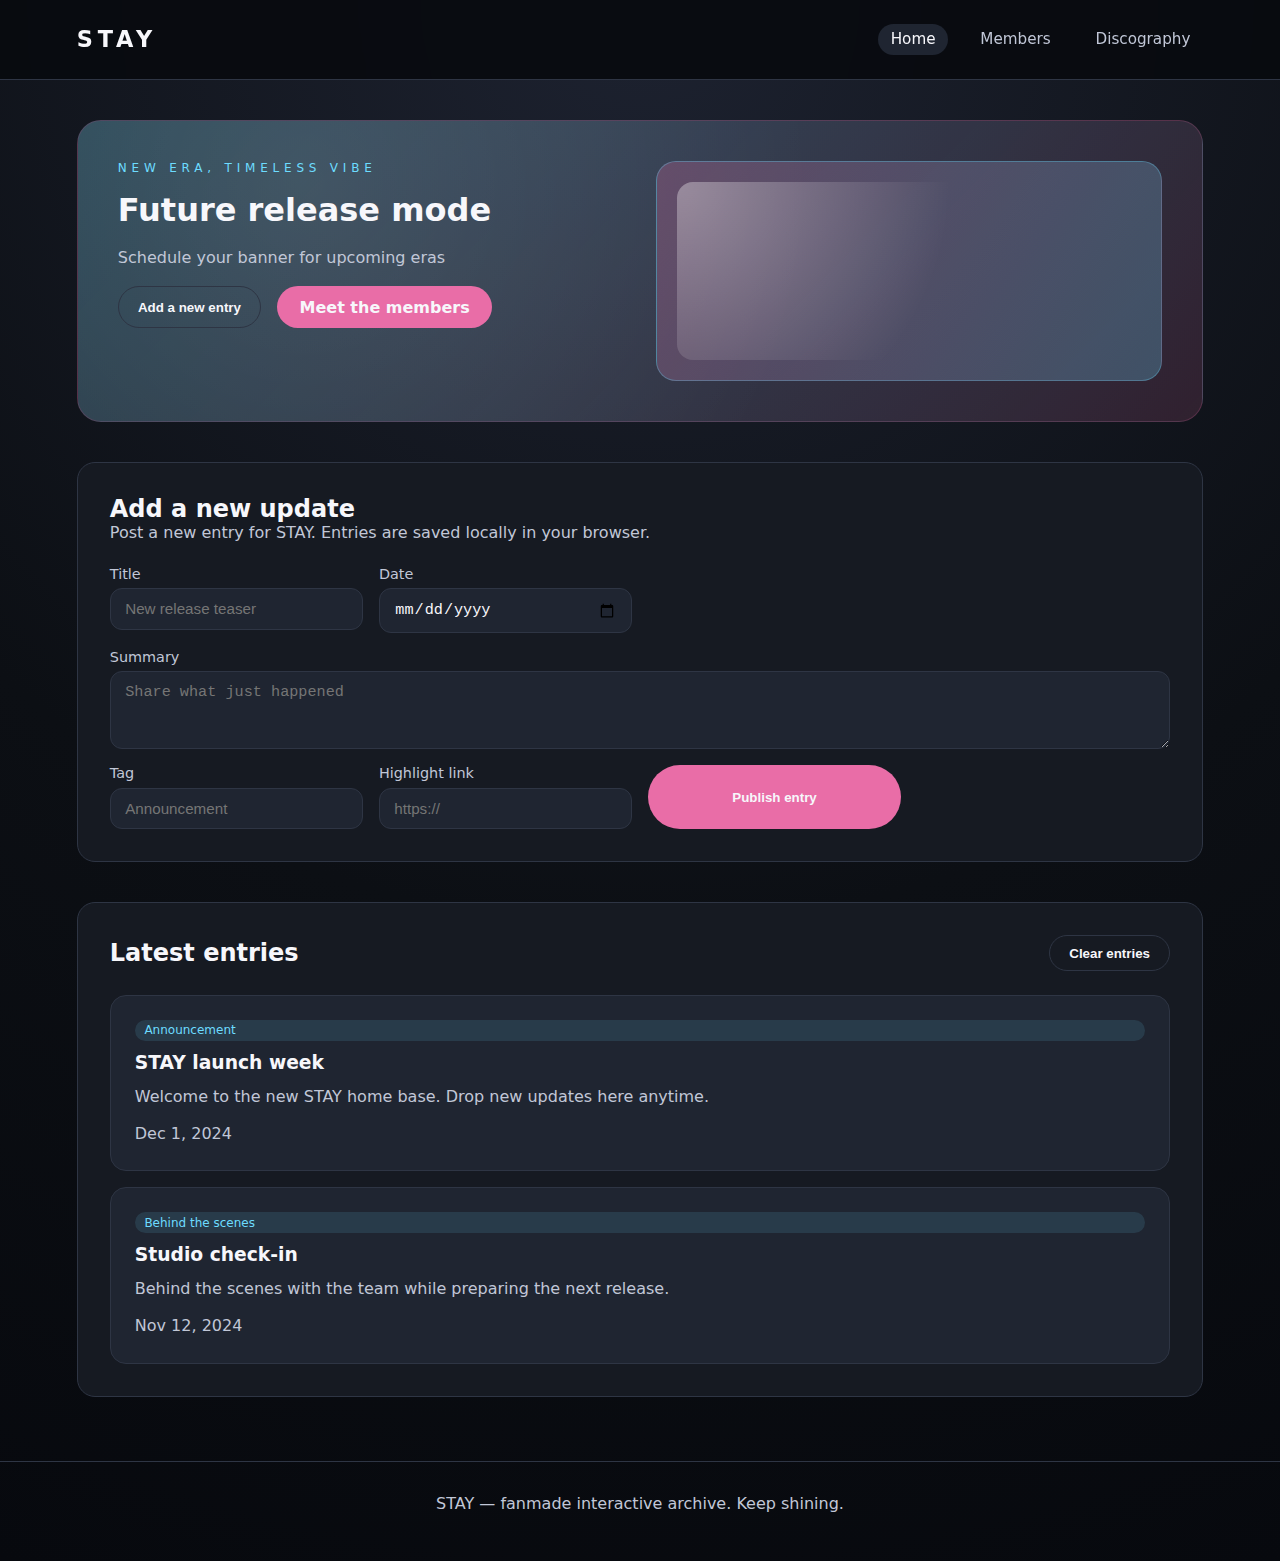
<file: index.html>
<!DOCTYPE html>
<html lang="en">
  <head>
    <meta charset="UTF-8" />
    <meta name="viewport" content="width=device-width, initial-scale=1.0" />
    <title>STAY — Home</title>
    <link rel="stylesheet" href="styles.css" />
    <script defer src="script.js"></script>
  </head>
  <body>
    <div id="loading-screen" class="loading-screen" aria-hidden="true">
      <div class="loader-card">
        <span class="loader-dot" aria-hidden="true"></span>
        <div>
          <p class="loader-title">STAY loading...</p>
          <p class="loader-subtitle">Preparing the newest updates.</p>
        </div>
      </div>
    </div>

    <header class="site-header">
      <div class="logo">STAY</div>
      <nav class="nav-links">
        <a class="active" href="index.html">Home</a>
        <a href="members.html">Members</a>
        <a href="discography.html">Discography</a>
      </nav>
    </header>

    <main class="page">
      <section class="hero" id="hero-banner">
        <div class="hero-content">
          <p class="hero-eyebrow">New era, timeless vibe</p>
          <h1>Welcome home, STAY.</h1>
          <p class="hero-copy">
            Discover the newest updates, curated releases, and member highlights — all
            arranged from latest to oldest.
          </p>
          <div class="hero-actions">
            <button class="ghost" data-scroll="entry-form">Add a new entry</button>
            <a class="primary" href="members.html">Meet the members</a>
          </div>
        </div>
        <div class="hero-art" role="img" aria-label="Stage lights illustration"></div>
      </section>

      <section class="panel" id="entry-form">
        <div>
          <h2>Add a new update</h2>
          <p class="muted">
            Post a new entry for STAY. Entries are saved locally in your browser.
          </p>
        </div>
        <form class="form-grid" id="home-entry-form">
          <label>
            Title
            <input name="title" type="text" placeholder="New release teaser" required />
          </label>
          <label>
            Date
            <input name="date" type="date" required />
          </label>
          <label class="full">
            Summary
            <textarea name="summary" rows="3" placeholder="Share what just happened" required></textarea>
          </label>
          <label>
            Tag
            <input name="tag" type="text" placeholder="Announcement" />
          </label>
          <label>
            Highlight link
            <input name="link" type="url" placeholder="https://" />
          </label>
          <button class="primary" type="submit">Publish entry</button>
        </form>
      </section>

      <section class="panel">
        <div class="panel-heading">
          <h2>Latest entries</h2>
          <button class="ghost" id="clear-home-entries">Clear entries</button>
        </div>
        <div class="entry-list" id="home-entry-list"></div>
      </section>
    </main>

    <footer class="site-footer">
      <p>STAY — fanmade interactive archive. Keep shining.</p>
    </footer>
  </body>
</html>
</file>
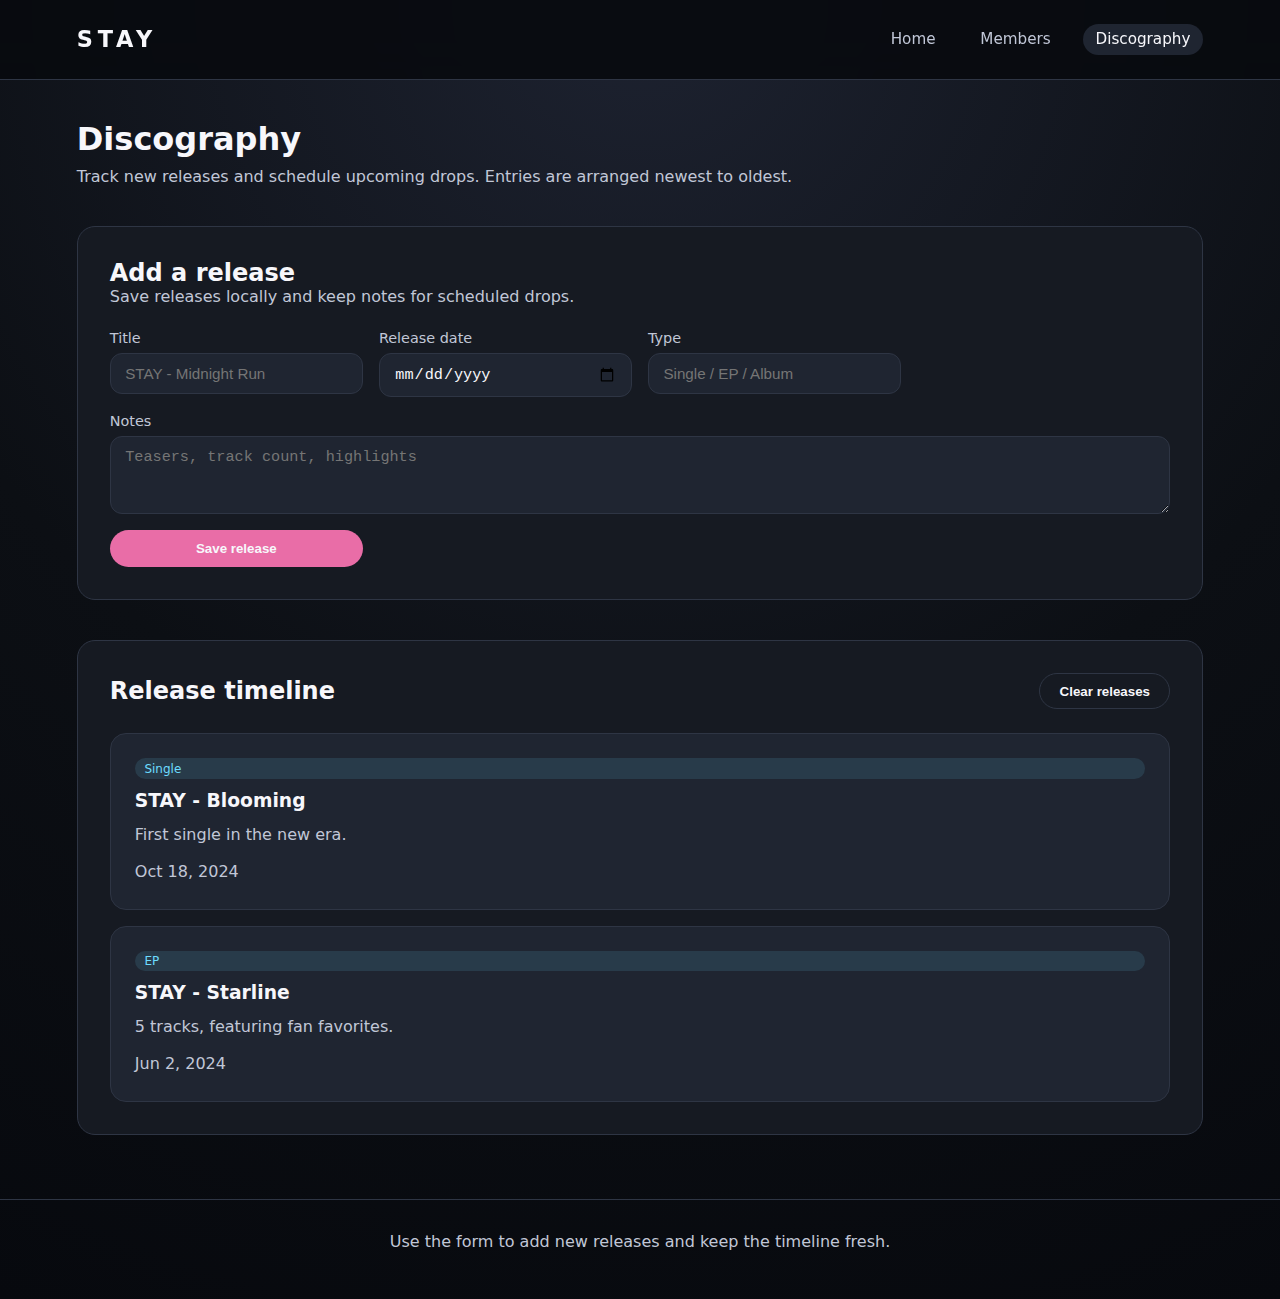
<file: discography.html>
<!DOCTYPE html>
<html lang="en">
  <head>
    <meta charset="UTF-8" />
    <meta name="viewport" content="width=device-width, initial-scale=1.0" />
    <title>STAY — Discography</title>
    <link rel="stylesheet" href="styles.css" />
    <script defer src="script.js"></script>
  </head>
  <body>
    <div id="loading-screen" class="loading-screen" aria-hidden="true">
      <div class="loader-card">
        <span class="loader-dot" aria-hidden="true"></span>
        <div>
          <p class="loader-title">STAY loading...</p>
          <p class="loader-subtitle">Syncing discography entries.</p>
        </div>
      </div>
    </div>

    <header class="site-header">
      <div class="logo">STAY</div>
      <nav class="nav-links">
        <a href="index.html">Home</a>
        <a href="members.html">Members</a>
        <a class="active" href="discography.html">Discography</a>
      </nav>
    </header>

    <main class="page">
      <section class="page-heading">
        <h1>Discography</h1>
        <p class="muted">
          Track new releases and schedule upcoming drops. Entries are arranged newest to oldest.
        </p>
      </section>

      <section class="panel">
        <div>
          <h2>Add a release</h2>
          <p class="muted">Save releases locally and keep notes for scheduled drops.</p>
        </div>
        <form class="form-grid" id="discography-form">
          <label>
            Title
            <input name="title" type="text" placeholder="STAY - Midnight Run" required />
          </label>
          <label>
            Release date
            <input name="date" type="date" required />
          </label>
          <label>
            Type
            <input name="type" type="text" placeholder="Single / EP / Album" />
          </label>
          <label class="full">
            Notes
            <textarea name="notes" rows="3" placeholder="Teasers, track count, highlights"></textarea>
          </label>
          <button class="primary" type="submit">Save release</button>
        </form>
      </section>

      <section class="panel">
        <div class="panel-heading">
          <h2>Release timeline</h2>
          <button class="ghost" id="clear-discography">Clear releases</button>
        </div>
        <div class="entry-list" id="discography-list"></div>
      </section>
    </main>

    <footer class="site-footer">
      <p>Use the form to add new releases and keep the timeline fresh.</p>
    </footer>
  </body>
</html>
</file>
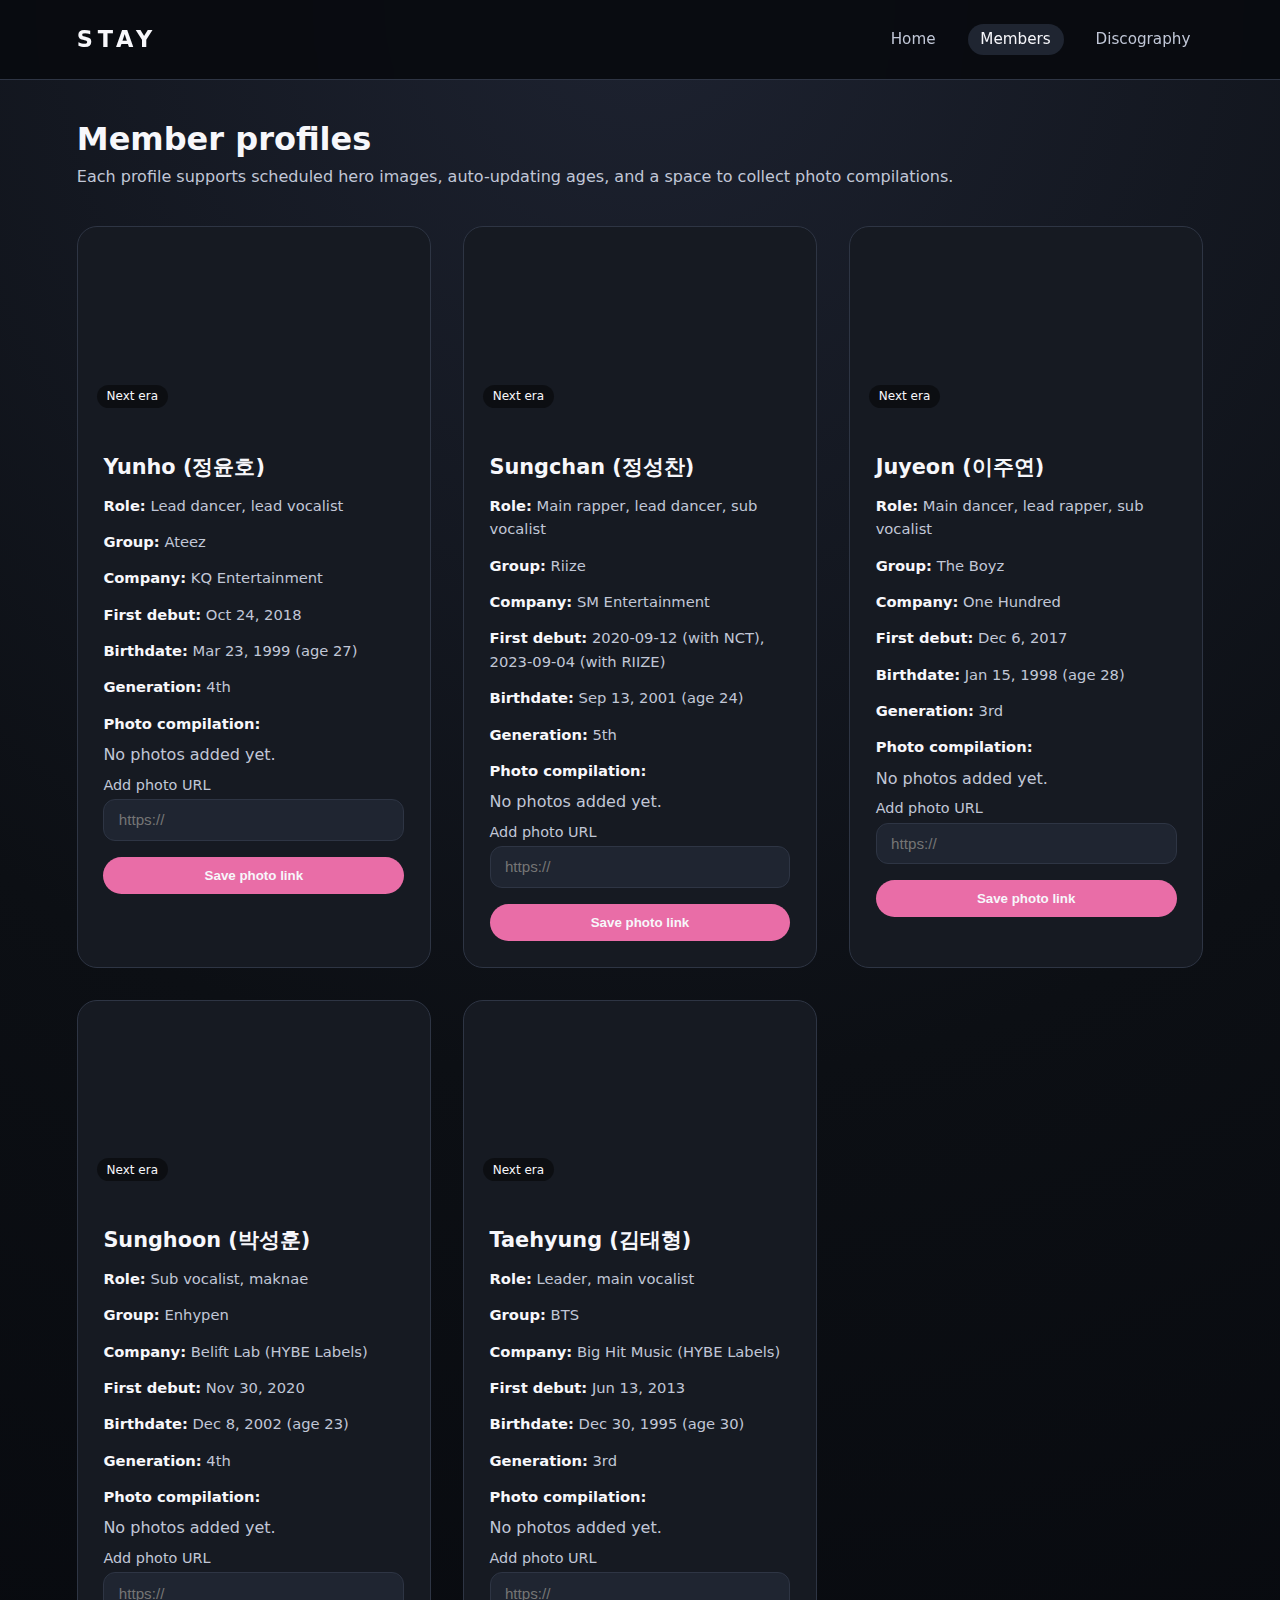
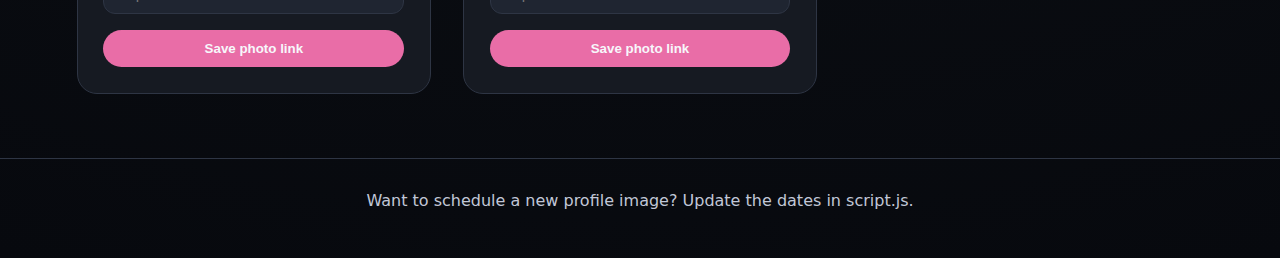
<file: members.html>
<!DOCTYPE html>
<html lang="en">
  <head>
    <meta charset="UTF-8" />
    <meta name="viewport" content="width=device-width, initial-scale=1.0" />
    <title>STAY — Members</title>
    <link rel="stylesheet" href="styles.css" />
    <script defer src="script.js"></script>
  </head>
  <body>
    <div id="loading-screen" class="loading-screen" aria-hidden="true">
      <div class="loader-card">
        <span class="loader-dot" aria-hidden="true"></span>
        <div>
          <p class="loader-title">STAY loading...</p>
          <p class="loader-subtitle">Preparing the member profiles.</p>
        </div>
      </div>
    </div>

    <header class="site-header">
      <div class="logo">STAY</div>
      <nav class="nav-links">
        <a href="index.html">Home</a>
        <a class="active" href="members.html">Members</a>
        <a href="discography.html">Discography</a>
      </nav>
    </header>

    <main class="page">
      <section class="page-heading">
        <h1>Member profiles</h1>
        <p class="muted">
          Each profile supports scheduled hero images, auto-updating ages, and a space
          to collect photo compilations.
        </p>
      </section>

      <section class="member-grid" id="member-grid"></section>
    </main>

    <footer class="site-footer">
      <p>Want to schedule a new profile image? Update the dates in <span>script.js</span>.</p>
    </footer>
  </body>
</html>
</file>
<file: styles.css>
:root {
  color-scheme: light;
  --bg: #0d0f14;
  --panel: #161a22;
  --soft: #1f2531;
  --accent: #e96da7;
  --accent-2: #6ddcff;
  --text: #f7f7fb;
  --muted: #c1c7d7;
  --border: #2e3544;
  font-family: "Inter", "Segoe UI", system-ui, sans-serif;
}

* {
  box-sizing: border-box;
  margin: 0;
  padding: 0;
}

body {
  background: radial-gradient(circle at top, #1d2230 0%, #0c0f14 55%, #07090e 100%);
  color: var(--text);
  min-height: 100vh;
}

a {
  color: inherit;
  text-decoration: none;
}

.site-header {
  display: flex;
  justify-content: space-between;
  align-items: center;
  padding: 1.5rem 6vw;
  position: sticky;
  top: 0;
  background: rgba(8, 10, 14, 0.9);
  backdrop-filter: blur(16px);
  z-index: 5;
  border-bottom: 1px solid var(--border);
}

.logo {
  font-weight: 700;
  font-size: 1.4rem;
  letter-spacing: 0.3rem;
}

.nav-links {
  display: flex;
  gap: 1.2rem;
  font-size: 0.95rem;
}

.nav-links a {
  padding: 0.4rem 0.8rem;
  border-radius: 999px;
  color: var(--muted);
}

.nav-links a.active,
.nav-links a:hover {
  background: var(--soft);
  color: var(--text);
}

.page {
  padding: 2.5rem 6vw 4rem;
  display: flex;
  flex-direction: column;
  gap: 2.5rem;
}

.hero {
  display: grid;
  grid-template-columns: repeat(auto-fit, minmax(240px, 1fr));
  gap: 2rem;
  padding: 2.5rem;
  border-radius: 24px;
  background: linear-gradient(135deg, rgba(233, 109, 167, 0.2), rgba(109, 220, 255, 0.12));
  border: 1px solid rgba(233, 109, 167, 0.2);
  position: relative;
  overflow: hidden;
}

.hero::after {
  content: "";
  position: absolute;
  inset: 0;
  background: radial-gradient(circle at 20% 20%, rgba(255, 255, 255, 0.12), transparent 55%);
  opacity: 0.8;
  pointer-events: none;
}

.hero-content {
  position: relative;
  z-index: 1;
  display: flex;
  flex-direction: column;
  gap: 1rem;
}

.hero-eyebrow {
  text-transform: uppercase;
  letter-spacing: 0.3rem;
  font-size: 0.75rem;
  color: var(--accent-2);
}

.hero-copy {
  color: var(--muted);
  max-width: 480px;
  line-height: 1.6;
}

.hero-actions {
  display: flex;
  gap: 1rem;
  flex-wrap: wrap;
}

.hero-art {
  min-height: 220px;
  border-radius: 20px;
  background: linear-gradient(120deg, rgba(233, 109, 167, 0.25), rgba(109, 220, 255, 0.25));
  border: 1px solid rgba(109, 220, 255, 0.3);
  position: relative;
  z-index: 1;
}

.hero-art::before {
  content: "";
  position: absolute;
  inset: 20px;
  border-radius: 16px;
  background: radial-gradient(circle at top left, rgba(255, 255, 255, 0.35), transparent 55%);
}

.panel {
  background: var(--panel);
  border: 1px solid var(--border);
  border-radius: 18px;
  padding: 2rem;
  display: flex;
  flex-direction: column;
  gap: 1.5rem;
}

.panel-heading {
  display: flex;
  justify-content: space-between;
  align-items: center;
  gap: 1rem;
  flex-wrap: wrap;
}

.form-grid {
  display: grid;
  grid-template-columns: repeat(auto-fit, minmax(220px, 1fr));
  gap: 1rem;
}

.form-grid label {
  display: flex;
  flex-direction: column;
  gap: 0.4rem;
  font-size: 0.9rem;
  color: var(--muted);
}

.form-grid input,
.form-grid textarea {
  background: var(--soft);
  border: 1px solid var(--border);
  border-radius: 12px;
  padding: 0.7rem 0.9rem;
  color: var(--text);
  font-size: 0.95rem;
}

.form-grid textarea {
  resize: vertical;
}

.form-grid .full {
  grid-column: 1 / -1;
}

button,
.primary {
  border: none;
  background: var(--accent);
  color: var(--text);
  padding: 0.7rem 1.4rem;
  border-radius: 999px;
  font-weight: 600;
  cursor: pointer;
  transition: transform 0.2s ease;
  text-align: center;
}

button:hover,
.primary:hover {
  transform: translateY(-2px);
}

.ghost {
  background: transparent;
  border: 1px solid var(--border);
  color: var(--text);
  padding: 0.6rem 1.2rem;
  border-radius: 999px;
}

.entry-list {
  display: grid;
  gap: 1rem;
}

.entry-card {
  background: var(--soft);
  border: 1px solid var(--border);
  border-radius: 16px;
  padding: 1.5rem;
  display: flex;
  flex-direction: column;
  gap: 0.7rem;
}

.entry-card .tag {
  display: inline-flex;
  align-items: center;
  gap: 0.4rem;
  font-size: 0.75rem;
  background: rgba(109, 220, 255, 0.12);
  color: var(--accent-2);
  padding: 0.2rem 0.6rem;
  border-radius: 999px;
}

.entry-card p {
  color: var(--muted);
  line-height: 1.6;
}

.page-heading {
  display: flex;
  flex-direction: column;
  gap: 0.6rem;
}

.member-grid {
  display: grid;
  gap: 2rem;
  grid-template-columns: repeat(auto-fit, minmax(260px, 1fr));
}

.member-card {
  background: var(--panel);
  border: 1px solid var(--border);
  border-radius: 20px;
  overflow: hidden;
  display: flex;
  flex-direction: column;
}

.member-hero {
  min-height: 200px;
  background: linear-gradient(120deg, rgba(233, 109, 167, 0.3), rgba(109, 220, 255, 0.15));
  display: flex;
  align-items: flex-end;
  padding: 1.2rem;
  position: relative;
}

.member-hero span {
  font-size: 0.75rem;
  padding: 0.3rem 0.6rem;
  border-radius: 999px;
  background: rgba(0, 0, 0, 0.45);
}

.member-content {
  padding: 1.6rem;
  display: flex;
  flex-direction: column;
  gap: 0.8rem;
}

.member-content h3 {
  font-size: 1.3rem;
}

.member-detail {
  color: var(--muted);
  font-size: 0.92rem;
  line-height: 1.6;
}

.member-detail strong {
  color: var(--text);
}

.photo-list {
  display: flex;
  flex-direction: column;
  gap: 0.6rem;
}

.photo-list a {
  color: var(--accent-2);
  font-size: 0.85rem;
}

.site-footer {
  padding: 2rem 6vw 3rem;
  color: var(--muted);
  text-align: center;
  border-top: 1px solid var(--border);
}

.loading-screen {
  position: fixed;
  inset: 0;
  background: rgba(5, 6, 10, 0.95);
  display: grid;
  place-items: center;
  z-index: 10;
  opacity: 0;
  pointer-events: none;
  transition: opacity 0.3s ease;
}

.loading-screen.active {
  opacity: 1;
  pointer-events: all;
}

.loader-card {
  display: flex;
  gap: 1rem;
  align-items: center;
  background: var(--panel);
  border: 1px solid var(--border);
  padding: 1.4rem 1.8rem;
  border-radius: 18px;
}

.loader-dot {
  width: 16px;
  height: 16px;
  border-radius: 50%;
  background: var(--accent);
  box-shadow: 0 0 12px rgba(233, 109, 167, 0.6);
  animation: pulse 1.4s infinite ease-in-out;
}

.loader-title {
  font-weight: 600;
}

.loader-subtitle {
  color: var(--muted);
  font-size: 0.85rem;
}

.muted {
  color: var(--muted);
}

@keyframes pulse {
  0%,
  100% {
    transform: scale(0.8);
    opacity: 0.6;
  }
  50% {
    transform: scale(1);
    opacity: 1;
  }
}

@media (max-width: 720px) {
  .site-header {
    flex-direction: column;
    gap: 1rem;
  }

  .hero {
    padding: 2rem 1.6rem;
  }
}
</file>
